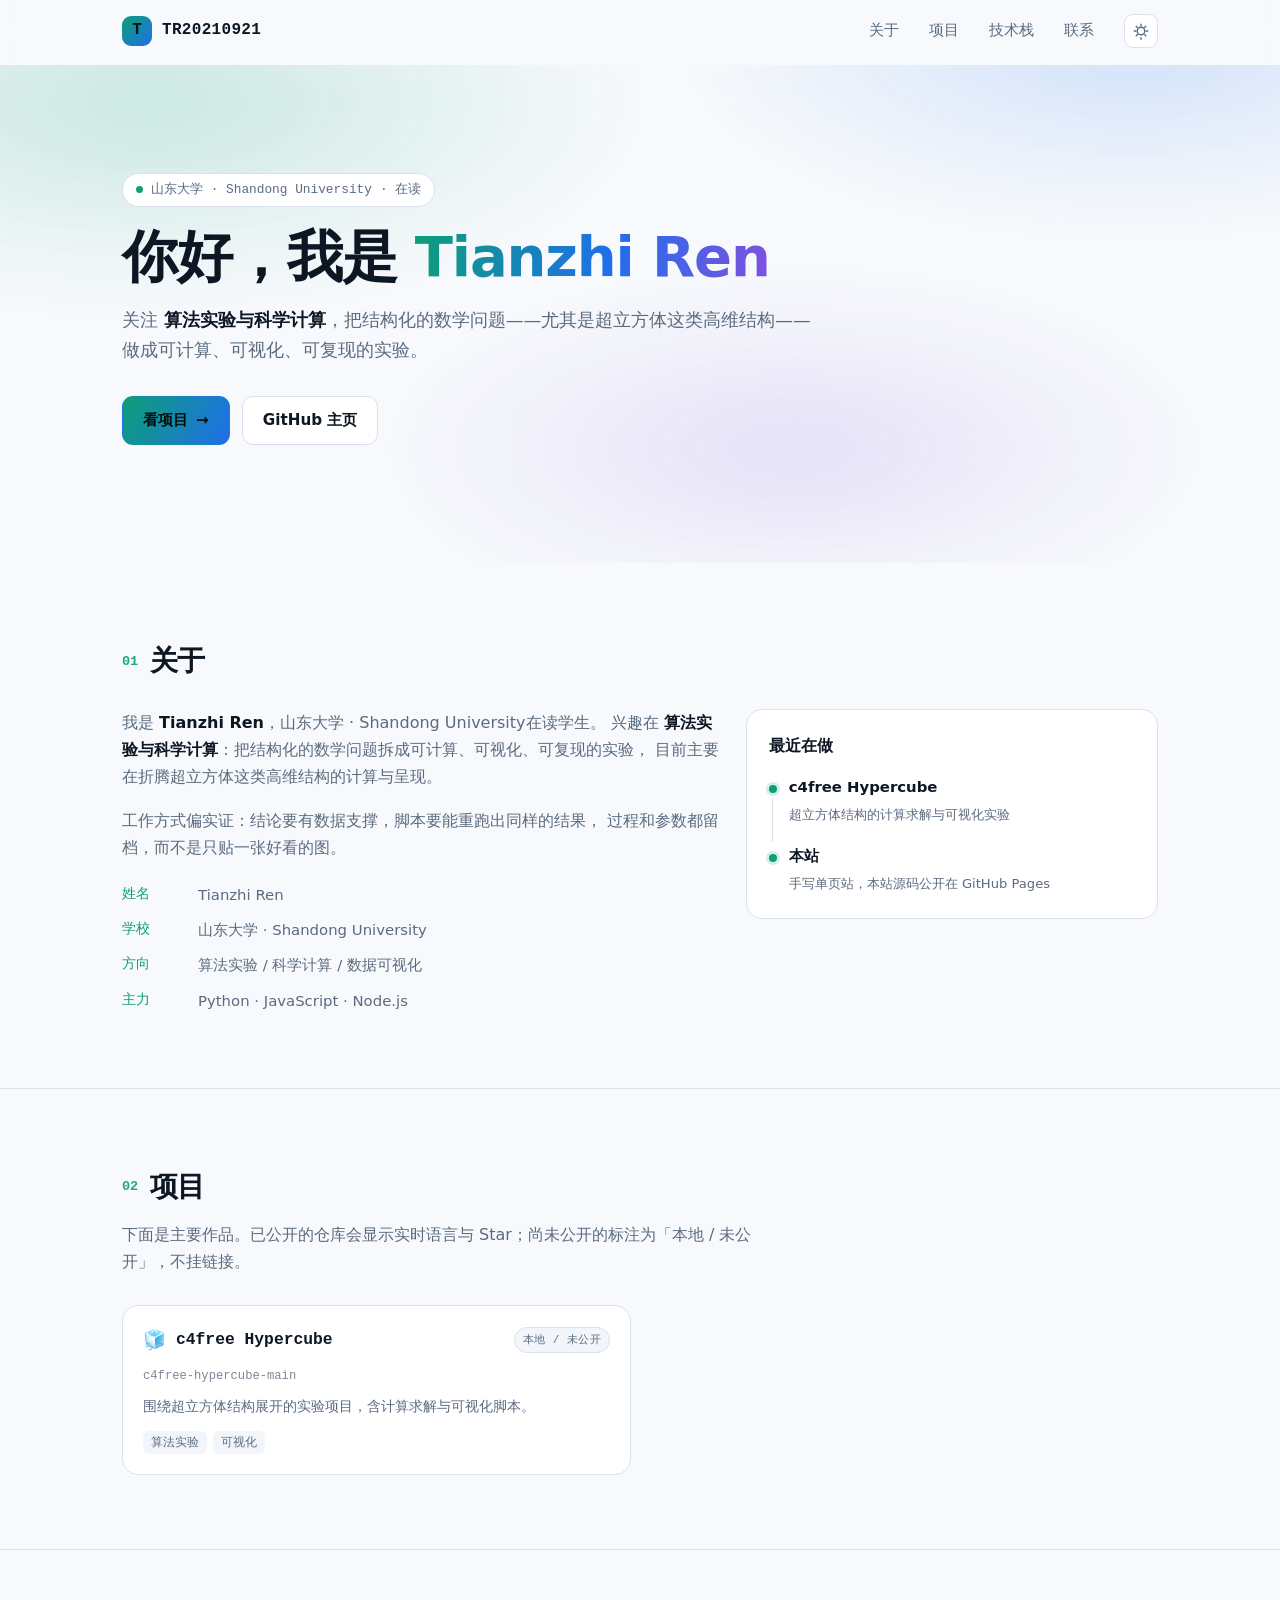
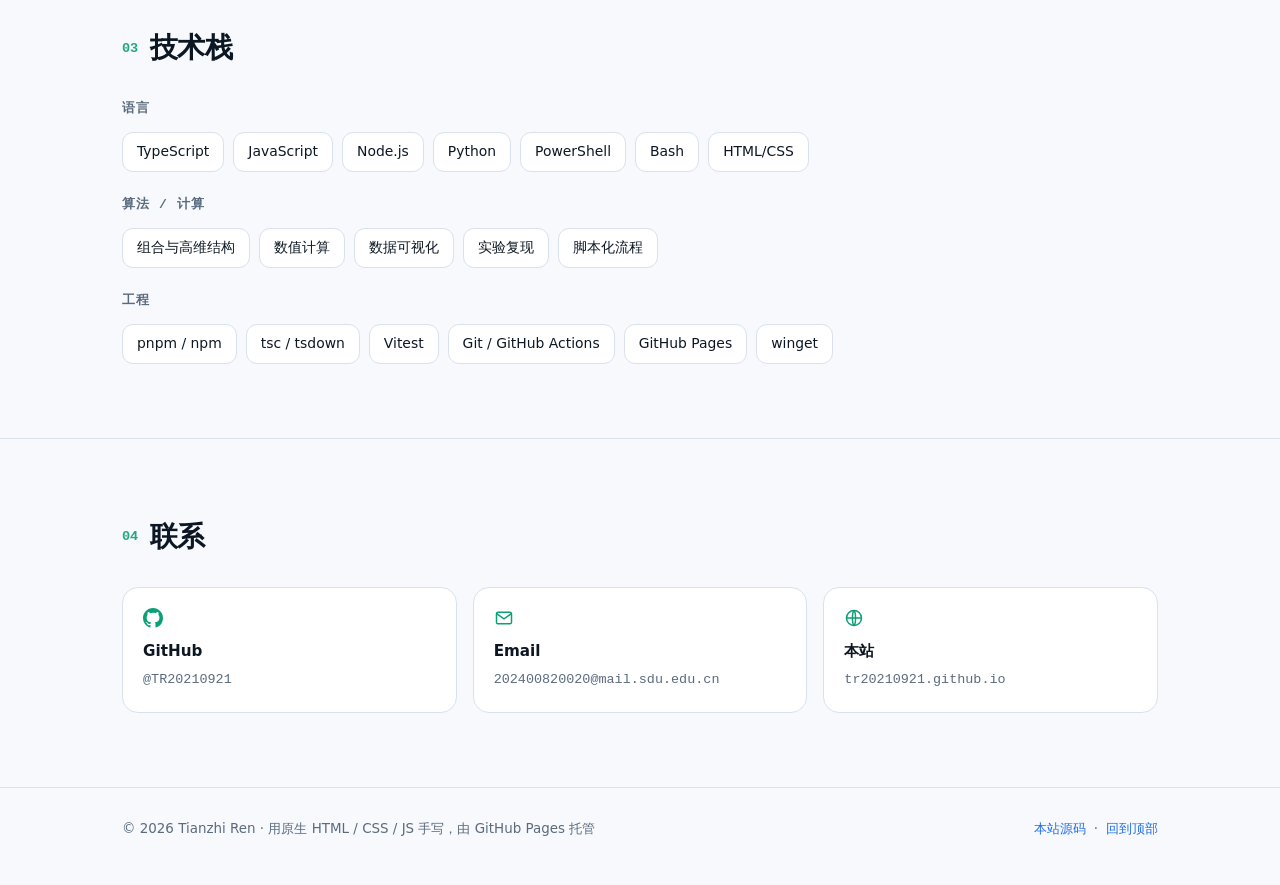
<file: index.html>
<!DOCTYPE html>
<html lang="zh-CN" data-theme="dark">
<head>
<meta charset="UTF-8" />
<meta name="viewport" content="width=device-width, initial-scale=1" />
<title>Tianzhi Ren · 算法实验 / 科学计算</title>
<meta name="description" content="Tianzhi Ren 的个人主页：超立方体结构算法实验、科学计算与可视化。" />
<meta name="author" content="Tianzhi Ren" />

<!-- Open Graph / 社交分享 -->
<meta property="og:type" content="website" />
<meta property="og:title" content="Tianzhi Ren · 算法实验 / 科学计算" />
<meta property="og:description" content="围绕超立方体结构展开的算法实验、科学计算与可视化。" />
<meta property="og:url" content="https://tr20210921.github.io/" />

<link rel="icon" href="data:image/svg+xml,%3Csvg xmlns='http://www.w3.org/2000/svg' viewBox='0 0 100 100'%3E%3Crect width='100' height='100' rx='22' fill='%230b0f14'/%3E%3Ctext x='50' y='70' font-size='58' font-family='monospace' font-weight='700' fill='%234dd4ac' text-anchor='middle'%3ET%3C/text%3E%3C/svg%3E" />
<link rel="stylesheet" href="assets/styles.css" />
</head>
<body>
<a class="skip" href="#main">跳到主要内容</a>

<header class="nav" id="nav">
  <div class="wrap nav-inner">
    <a class="brand" href="#top">
      <span class="brand-mark">T</span>
      <span class="brand-text">TR20210921</span>
    </a>
    <nav class="nav-links" aria-label="主导航">
      <a href="#about" data-nav>关于</a>
      <a href="#projects" data-nav>项目</a>
      <a href="#stack" data-nav>技术栈</a>
      <a href="#contact" data-nav>联系</a>
    </nav>
    <button class="icon-btn" id="theme-toggle" type="button" aria-label="切换主题" title="切换主题">
      <svg viewBox="0 0 24 24" width="18" height="18" aria-hidden="true"><path class="t-sun" d="M12 17a5 5 0 1 0 0-10 5 5 0 0 0 0 10Zm0-14v2m0 18v-2M3 12h2m14 0h2M5.6 5.6l1.4 1.4m10 10 1.4 1.4m0-12.8-1.4 1.4m-10 10L5.6 18.4" stroke="currentColor" stroke-width="1.8" fill="none" stroke-linecap="round"/></svg>
    </button>
  </div>
  <div class="progress" id="progress" aria-hidden="true"></div>
</header>

<main id="main">
  <!-- ═══════════ HERO ═══════════ -->
  <section class="hero" id="top">
    <div class="hero-bg" aria-hidden="true"></div>
    <div class="wrap hero-inner">
      <p class="eyebrow"><span class="dot"></span> <span data-field="profile-affiliation">山东大学</span> · 在读</p>
      <h1 class="hero-title">
        你好，我是 <span class="grad" data-field="profile-name">Tianzhi Ren</span>
      </h1>
      <p class="hero-sub">
        关注 <strong>算法实验与科学计算</strong>，把结构化的数学问题——尤其是超立方体这类高维结构——
        做成可计算、可视化、可复现的实验。
      </p>
      <div class="cta">
        <a class="btn btn-primary" href="#projects">看项目 <span aria-hidden="true">→</span></a>
        <a class="btn" id="gh-btn" href="https://github.com/TR20210921" target="_blank" rel="noopener">GitHub 主页</a>
      </div>
      <!-- 账号没有公开数据时（或 API 取数失败）整块由 script.js 隐藏 -->
      <ul class="stats" id="stats" aria-label="GitHub 统计" hidden>
        <li><b data-stat="repos">—</b><span>公开仓库</span></li>
        <li><b data-stat="stars">—</b><span>获得 Star</span></li>
        <li><b data-stat="followers">—</b><span>关注者</span></li>
        <li><b data-stat="years">—</b><span>加入 GitHub</span></li>
      </ul>
    </div>
  </section>

  <!-- ═══════════ ABOUT ═══════════ -->
  <section class="section" id="about">
    <div class="wrap">
      <h2 class="section-title"><span class="num">01</span> 关于</h2>
      <div class="about-grid">
        <div class="prose">
          <p>
            我是 <strong data-field="profile-name">Tianzhi Ren</strong>，<span data-field="profile-affiliation">山东大学</span>在读学生。
            兴趣在 <strong>算法实验与科学计算</strong>：把结构化的数学问题拆成可计算、可视化、可复现的实验，
            目前主要在折腾超立方体这类高维结构的计算与呈现。
          </p>
          <p>
            工作方式偏实证：结论要有数据支撑，脚本要能重跑出同样的结果，
            过程和参数都留档，而不是只贴一张好看的图。
          </p>
          <ul class="facts">
            <li><span class="k">姓名</span><span class="v" data-field="profile-name">Tianzhi Ren</span></li>
            <li><span class="k">学校</span><span class="v" data-field="profile-affiliation">山东大学</span></li>
            <li><span class="k">方向</span><span class="v">算法实验 / 科学计算 / 数据可视化</span></li>
            <li><span class="k">主力</span><span class="v">Python · JavaScript · Node.js</span></li>
          </ul>
        </div>
        <aside class="card now">
          <h3>最近在做</h3>
          <ul class="timeline">
            <li><b>c4free Hypercube</b><span>超立方体结构的计算求解与可视化实验</span></li>
            <li><b>本站</b><span>手写单页站，本站源码公开在 GitHub Pages</span></li>
          </ul>
        </aside>
      </div>
    </div>
  </section>

  <!-- ═══════════ PROJECTS ═══════════ -->
  <section class="section" id="projects">
    <div class="wrap">
      <h2 class="section-title"><span class="num">02</span> 项目</h2>
      <p class="section-lead">下面是主要作品。已公开的仓库会显示实时语言与 Star；尚未公开的标注为「本地 / 未公开」，不挂链接。</p>
      <div class="cards" id="project-cards">
        <!-- 由 script.js 渲染（含静态兜底） -->
      </div>
    </div>
  </section>

  <!-- ═══════════ STACK ═══════════ -->
  <section class="section" id="stack">
    <div class="wrap">
      <h2 class="section-title"><span class="num">03</span> 技术栈</h2>
      <div class="stack" id="stack-list">
        <div class="stack-group">
          <h3>语言</h3>
          <div class="tags"><span>TypeScript</span><span>JavaScript</span><span>Node.js</span><span>Python</span><span>PowerShell</span><span>Bash</span><span>HTML/CSS</span></div>
        </div>
        <div class="stack-group">
          <h3>算法 / 计算</h3>
          <div class="tags"><span>组合与高维结构</span><span>数值计算</span><span>数据可视化</span><span>实验复现</span><span>脚本化流程</span></div>
        </div>
        <div class="stack-group">
          <h3>工程</h3>
          <div class="tags"><span>pnpm / npm</span><span>tsc / tsdown</span><span>Vitest</span><span>Git / GitHub Actions</span><span>GitHub Pages</span><span>winget</span></div>
        </div>
      </div>
    </div>
  </section>

  <!-- ═══════════ CONTACT ═══════════ -->
  <section class="section" id="contact">
    <div class="wrap">
      <h2 class="section-title"><span class="num">04</span> 联系</h2>
      <div class="contact">
        <a class="contact-card" href="https://github.com/TR20210921" target="_blank" rel="noopener">
          <svg viewBox="0 0 16 16" width="20" height="20" aria-hidden="true" fill="currentColor"><path d="M8 0C3.58 0 0 3.58 0 8c0 3.54 2.29 6.53 5.47 7.59.4.07.55-.17.55-.38 0-.19-.01-.82-.01-1.49-2.01.37-2.53-.49-2.69-.94-.09-.23-.48-.94-.82-1.13-.28-.15-.68-.52-.01-.53.63-.01 1.08.58 1.23.82.72 1.21 1.87.87 2.33.66.07-.52.28-.87.51-1.07-1.78-.2-3.64-.89-3.64-3.95 0-.87.31-1.59.82-2.15-.08-.2-.36-1.02.08-2.12 0 0 .67-.21 2.2.82a7.4 7.4 0 0 1 2-.27c.68 0 1.36.09 2 .27 1.53-1.04 2.2-.82 2.2-.82.44 1.1.16 1.92.08 2.12.51.56.82 1.27.82 2.15 0 3.07-1.87 3.75-3.65 3.95.29.25.54.73.54 1.48 0 1.07-.01 1.93-.01 2.2 0 .21.15.46.55.38A8.01 8.01 0 0 0 16 8c0-4.42-3.58-8-8-8Z"/></svg>
          <b>GitHub</b><span>@TR20210921</span>
        </a>
        <a class="contact-card" id="mail-card" href="mailto:202400820020@mail.sdu.edu.cn">
          <svg viewBox="0 0 24 24" width="20" height="20" aria-hidden="true" fill="none" stroke="currentColor" stroke-width="1.8"><rect x="3" y="5" width="18" height="14" rx="2"/><path d="m3.5 7 8.5 6 8.5-6"/></svg>
          <b>Email</b><span id="mail-text" data-field="profile-email">202400820020@mail.sdu.edu.cn</span>
        </a>
        <a class="contact-card" id="site-card" href="https://tr20210921.github.io/">
          <svg viewBox="0 0 24 24" width="20" height="20" aria-hidden="true" fill="none" stroke="currentColor" stroke-width="1.8"><circle cx="12" cy="12" r="9"/><path d="M3 12h18M12 3c2.5 2.6 2.5 15.4 0 18M12 3c-2.5 2.6-2.5 15.4 0 18"/></svg>
          <b>本站</b><span>tr20210921.github.io</span>
        </a>
      </div>
    </div>
  </section>
</main>

<footer class="footer">
  <div class="wrap footer-inner">
    <p>© <span id="year">2026</span> <span data-field="profile-name">Tianzhi Ren</span> · 用原生 HTML / CSS / JS 手写，由 GitHub Pages 托管</p>
    <p class="footer-links">
      <a href="https://github.com/TR20210921/TR20210921.github.io" target="_blank" rel="noopener">本站源码</a>
      <span>·</span>
      <a href="#top">回到顶部</a>
    </p>
  </div>
</footer>

<script src="assets/script.js" defer></script>
</body>
</html>
</file>
<file: assets/styles.css>
/* ═══════════════════════════════════════════════════════
   TR20210921.github.io — 单页主页样式
   变量集中在 :root，改主题色只需改这里
   ═══════════════════════════════════════════════════════ */

:root {
  --bg: #0b0f14;
  --bg-soft: #10161f;
  --surface: #141b26;
  --surface-2: #1a2331;
  --border: #22303f;
  --text: #e6edf3;
  --muted: #93a4b8;
  --accent: #4dd4ac;
  --accent-2: #58a6ff;
  --accent-3: #a371f7;
  --shadow: 0 10px 30px rgba(0, 0, 0, .35);
  --radius: 16px;
  --card-w: 360px;   /* 项目卡片最小宽度；卡片少时靠它保持自然尺寸，不拉满整行 */
  --max: 1080px;
  --font: ui-sans-serif, system-ui, -apple-system, "Segoe UI", "Microsoft YaHei", "PingFang SC", sans-serif;
  --mono: ui-monospace, "SFMono-Regular", "Cascadia Code", Consolas, "Liberation Mono", monospace;
}

html[data-theme="light"] {
  --bg: #f7f9fc;
  --bg-soft: #eef3f9;
  --surface: #ffffff;
  --surface-2: #f2f6fb;
  --border: #d9e2ec;
  --text: #0d1723;
  --muted: #5b6b7f;
  --accent: #0d9f76;
  --accent-2: #1f6feb;
  --accent-3: #8250df;
  --shadow: 0 8px 24px rgba(15, 35, 60, .10);
}

* { box-sizing: border-box; }

html { scroll-behavior: smooth; }

body {
  margin: 0;
  font-family: var(--font);
  background: var(--bg);
  color: var(--text);
  line-height: 1.7;
  -webkit-font-smoothing: antialiased;
  overflow-x: hidden;
}

a { color: var(--accent-2); text-decoration: none; }
a:hover { text-decoration: underline; }

.wrap { width: 100%; max-width: var(--max); margin: 0 auto; padding: 0 22px; }

.skip {
  position: absolute; left: -9999px; top: 0; z-index: 100;
  background: var(--accent); color: #04120d; padding: 10px 16px; border-radius: 0 0 8px 0;
}
.skip:focus { left: 0; }

/* ── 顶部导航 ─────────────────────────────── */
.nav {
  position: sticky; top: 0; z-index: 50;
  backdrop-filter: saturate(160%) blur(12px);
  background: color-mix(in srgb, var(--bg) 82%, transparent);
  border-bottom: 1px solid transparent;
  transition: border-color .25s, background .25s;
}
.nav.scrolled { border-bottom-color: var(--border); }
.nav-inner { display: flex; align-items: center; gap: 18px; height: 62px; }

.brand { display: flex; align-items: center; gap: 10px; font-weight: 700; color: var(--text); }
.brand:hover { text-decoration: none; }
.brand-mark {
  display: grid; place-items: center; width: 30px; height: 30px; border-radius: 9px;
  background: linear-gradient(135deg, var(--accent), var(--accent-2));
  color: #04120d; font-family: var(--mono); font-weight: 800;
}
.brand-text { font-family: var(--mono); letter-spacing: .02em; }

.nav-links { display: flex; gap: 6px; margin-left: auto; }
.nav-links a {
  color: var(--muted); font-size: .93rem; padding: 7px 12px; border-radius: 9px;
  transition: color .2s, background .2s;
}
.nav-links a:hover { color: var(--text); background: var(--surface); text-decoration: none; }
.nav-links a.active { color: var(--accent); background: color-mix(in srgb, var(--accent) 12%, transparent); }

.icon-btn {
  display: grid; place-items: center; width: 34px; height: 34px; border-radius: 9px;
  border: 1px solid var(--border); background: var(--surface); color: var(--muted); cursor: pointer;
  transition: color .2s, border-color .2s, transform .2s;
}
.icon-btn:hover { color: var(--text); border-color: var(--accent); transform: translateY(-1px); }

.progress { height: 2px; width: 0; background: linear-gradient(90deg, var(--accent), var(--accent-2)); }

/* ── HERO ─────────────────────────────────── */
.hero { position: relative; padding: clamp(70px, 12vh, 130px) 0 76px; overflow: hidden; }
.hero-bg {
  position: absolute; inset: -20% -10% auto -10%; height: 620px; z-index: 0;
  background:
    radial-gradient(46% 46% at 18% 22%, color-mix(in srgb, var(--accent) 26%, transparent), transparent 70%),
    radial-gradient(42% 42% at 82% 12%, color-mix(in srgb, var(--accent-2) 24%, transparent), transparent 70%),
    radial-gradient(38% 38% at 60% 78%, color-mix(in srgb, var(--accent-3) 20%, transparent), transparent 70%);
  filter: blur(28px); opacity: .75; pointer-events: none;
  animation: float 16s ease-in-out infinite alternate;
}
@keyframes float { from { transform: translate3d(0,0,0) scale(1); } to { transform: translate3d(0,22px,0) scale(1.06); } }

.hero-inner { position: relative; z-index: 1; }
.eyebrow {
  display: inline-flex; align-items: center; gap: 8px; margin: 0 0 18px;
  font-family: var(--mono); font-size: .8rem; color: var(--muted);
  border: 1px solid var(--border); background: var(--surface);
  padding: 5px 13px; border-radius: 999px;
}
.dot { width: 7px; height: 7px; border-radius: 50%; background: var(--accent); box-shadow: 0 0 0 0 color-mix(in srgb, var(--accent) 70%, transparent); animation: pulse 2.2s infinite; }
@keyframes pulse { 70% { box-shadow: 0 0 0 9px transparent; } 100% { box-shadow: 0 0 0 0 transparent; } }

.hero-title { margin: 0 0 16px; font-size: clamp(2rem, 6vw, 3.5rem); line-height: 1.15; letter-spacing: -.02em; }
.grad {
  background: linear-gradient(100deg, var(--accent), var(--accent-2) 55%, var(--accent-3));
  -webkit-background-clip: text; background-clip: text; color: transparent;
}
.hero-sub { max-width: 62ch; margin: 0 0 30px; color: var(--muted); font-size: clamp(1rem, 1.6vw, 1.11rem); }
.hero-sub strong { color: var(--text); }

.cta { display: flex; flex-wrap: wrap; gap: 12px; margin-bottom: 42px; }
.btn {
  display: inline-flex; align-items: center; gap: 8px; padding: 11px 20px; border-radius: 11px;
  border: 1px solid var(--border); background: var(--surface); color: var(--text);
  font-size: .95rem; font-weight: 600; cursor: pointer; text-decoration: none;
  transition: transform .18s, border-color .18s, background .18s, box-shadow .18s;
}
.btn:hover { text-decoration: none; transform: translateY(-2px); border-color: var(--accent); box-shadow: var(--shadow); }
.btn-primary { background: linear-gradient(120deg, var(--accent), var(--accent-2)); color: #04120d; border-color: transparent; }
.btn-primary:hover { filter: brightness(1.06); }

.stats { display: grid; grid-template-columns: repeat(auto-fit, minmax(130px, 1fr)); gap: 14px; margin: 0; padding: 0; list-style: none; }
.stats[hidden] { display: none; }
.stats li {
  background: var(--surface); border: 1px solid var(--border); border-radius: 13px;
  padding: 15px 16px; transition: border-color .2s, transform .2s;
}
.stats li:hover { border-color: var(--accent); transform: translateY(-2px); }
.stats b { display: block; font-family: var(--mono); font-size: 1.5rem; line-height: 1.2; color: var(--text); }
.stats span { font-size: .8rem; color: var(--muted); }

/* ── 通用 section ─────────────────────────── */
.section { padding: 74px 0; }
.section + .section { border-top: 1px solid var(--border); }
.section-title {
  display: flex; align-items: center; gap: 12px; margin: 0 0 10px;
  font-size: clamp(1.35rem, 3vw, 1.75rem); letter-spacing: -.01em;
}
.section-title .num { font-family: var(--mono); font-size: .85rem; color: var(--accent); opacity: .9; }
.section-lead { max-width: 66ch; margin: 0 0 30px; color: var(--muted); }

/* ── 关于 ─────────────────────────────────── */
.about-grid { display: grid; grid-template-columns: 1.45fr 1fr; gap: 26px; margin-top: 24px; align-items: start; }
@media (max-width: 820px) { .about-grid { grid-template-columns: 1fr; } }
.prose p { margin: 0 0 16px; color: var(--muted); }
.prose strong { color: var(--text); }
.facts { list-style: none; margin: 22px 0 0; padding: 0; display: grid; gap: 10px; }
.facts li { display: flex; gap: 14px; font-size: .93rem; }
.facts .k { flex: 0 0 62px; color: var(--accent); font-family: var(--mono); font-size: .85rem; }
.facts .v { color: var(--muted); }

.card { background: var(--surface); border: 1px solid var(--border); border-radius: var(--radius); padding: 22px; }
.card h3 { margin: 0 0 16px; font-size: 1rem; }
.timeline { list-style: none; margin: 0; padding: 0; display: grid; gap: 16px; }
.timeline li { position: relative; padding-left: 20px; }
.timeline li::before {
  content: ""; position: absolute; left: 0; top: .62em; width: 8px; height: 8px; border-radius: 50%;
  background: var(--accent); box-shadow: 0 0 0 3px color-mix(in srgb, var(--accent) 18%, transparent);
}
.timeline li::after {
  content: ""; position: absolute; left: 3.5px; top: 1.4em; bottom: -14px; width: 1px; background: var(--border);
}
.timeline li:last-child::after { display: none; }
.timeline b { display: block; font-size: .93rem; }
.timeline span { font-size: .82rem; color: var(--muted); }

/* ── 项目卡片 ─────────────────────────────── */
/* auto-fill（不是 auto-fit）：卡片少时不拉伸撑满整行 */
.cards { display: grid; grid-template-columns: repeat(auto-fill, minmax(var(--card-w), 1fr)); gap: 18px; }
.pcard {
  position: relative; display: flex; flex-direction: column; gap: 12px;
  background: var(--surface); border: 1px solid var(--border); border-radius: var(--radius);
  padding: 20px; overflow: hidden;
  transition: transform .22s, border-color .22s, box-shadow .22s;
}
.pcard::before {
  content: ""; position: absolute; inset: 0 0 auto 0; height: 2px;
  background: linear-gradient(90deg, var(--accent), var(--accent-2), var(--accent-3));
  opacity: 0; transition: opacity .22s;
}
.pcard:hover { transform: translateY(-4px); border-color: color-mix(in srgb, var(--accent) 55%, var(--border)); box-shadow: var(--shadow); }
.pcard:hover::before { opacity: 1; }
.pcard-head { display: flex; align-items: center; gap: 10px; }
.pcard-head .ico { font-size: 1.15rem; line-height: 1; }
.pcard-head h3 { margin: 0; font-size: 1.02rem; font-family: var(--mono); }
.badge {
  margin-left: auto; font-size: .68rem; font-family: var(--mono); letter-spacing: .04em;
  padding: 3px 8px; border-radius: 999px; border: 1px solid var(--border); color: var(--muted); white-space: nowrap;
}
.badge.mine { color: var(--accent); border-color: color-mix(in srgb, var(--accent) 45%, transparent); background: color-mix(in srgb, var(--accent) 10%, transparent); }
.badge.credit { color: var(--accent-3); border-color: color-mix(in srgb, var(--accent-3) 45%, transparent); background: color-mix(in srgb, var(--accent-3) 10%, transparent); }
/* 「本地 / 未公开」这类中性状态标记 */
.badge.muted { color: var(--muted); background: var(--surface-2); }
.pcard p { margin: 0; font-size: .9rem; color: var(--muted); flex: 1; }
/* 项目英文名，跟在标题下作副标题 */
.pcard .pcard-en {
  margin: 0; font-family: var(--mono); font-size: .76rem; color: var(--muted);
  opacity: .8; flex: 0 0 auto; word-break: break-all;
}
.pcard .pcard-en + p { margin-top: -4px; }
.pcard-meta { display: flex; align-items: center; gap: 14px; font-size: .78rem; color: var(--muted); font-family: var(--mono); }
.lang { display: inline-flex; align-items: center; gap: 6px; }
.lang i { width: 9px; height: 9px; border-radius: 50%; background: var(--muted); }
.tags-mini { display: flex; flex-wrap: wrap; gap: 6px; }
.tags-mini span { font-size: .72rem; padding: 2px 8px; border-radius: 6px; background: var(--surface-2); color: var(--muted); }
.pcard a.repo { font-size: .82rem; font-weight: 600; }

/* 仓库未公开：轻微降调，但不做成「坏掉」的样子（不挂链接而已） */
.pcard.is-missing { opacity: .82; }
.pcard.is-missing a.repo {
  pointer-events: none; color: var(--muted); text-decoration: line-through;
}

/* ── 技术栈 ───────────────────────────────── */
.stack { display: grid; gap: 22px; margin-top: 26px; }
.stack-group h3 { margin: 0 0 12px; font-size: .82rem; font-family: var(--mono); color: var(--muted); letter-spacing: .08em; text-transform: uppercase; }
.tags { display: flex; flex-wrap: wrap; gap: 9px; }
.tags span {
  font-size: .87rem; padding: 7px 14px; border-radius: 11px;
  background: var(--surface); border: 1px solid var(--border); color: var(--text);
  transition: transform .18s, border-color .18s, color .18s;
}
.tags span:hover { transform: translateY(-2px); border-color: var(--accent); color: var(--accent); }

/* ── 联系 ─────────────────────────────────── */
.contact { display: grid; grid-template-columns: repeat(auto-fit, minmax(210px, 1fr)); gap: 16px; margin-top: 26px; }
.contact-card {
  display: flex; flex-direction: column; gap: 5px; padding: 20px;
  background: var(--surface); border: 1px solid var(--border); border-radius: var(--radius);
  color: var(--text); transition: transform .2s, border-color .2s, box-shadow .2s;
}
.contact-card:hover { text-decoration: none; transform: translateY(-3px); border-color: var(--accent); box-shadow: var(--shadow); }
.contact-card svg { color: var(--accent); }
.contact-card b { font-size: .95rem; margin-top: 6px; }
.contact-card span { font-size: .84rem; color: var(--muted); font-family: var(--mono); word-break: break-all; }

/* ── 页脚 ─────────────────────────────────── */
.footer { border-top: 1px solid var(--border); padding: 30px 0 44px; }
.footer-inner { display: flex; flex-wrap: wrap; gap: 10px; justify-content: space-between; }
.footer p { margin: 0; font-size: .84rem; color: var(--muted); }
.footer-links { display: flex; gap: 8px; }

/* ── 进入视口动画 ─────────────────────────── */
.reveal { opacity: 0; transform: translateY(16px); transition: opacity .55s ease, transform .55s ease; }
.reveal.in { opacity: 1; transform: none; }

@media (prefers-reduced-motion: reduce) {
  * { animation: none !important; transition: none !important; }
  .reveal { opacity: 1; transform: none; }
  html { scroll-behavior: auto; }
}

@media (max-width: 640px) {
  .nav-links a { padding: 6px 8px; font-size: .86rem; }
  .brand-text { display: none; }
  .section { padding: 56px 0; }
}
</file>
